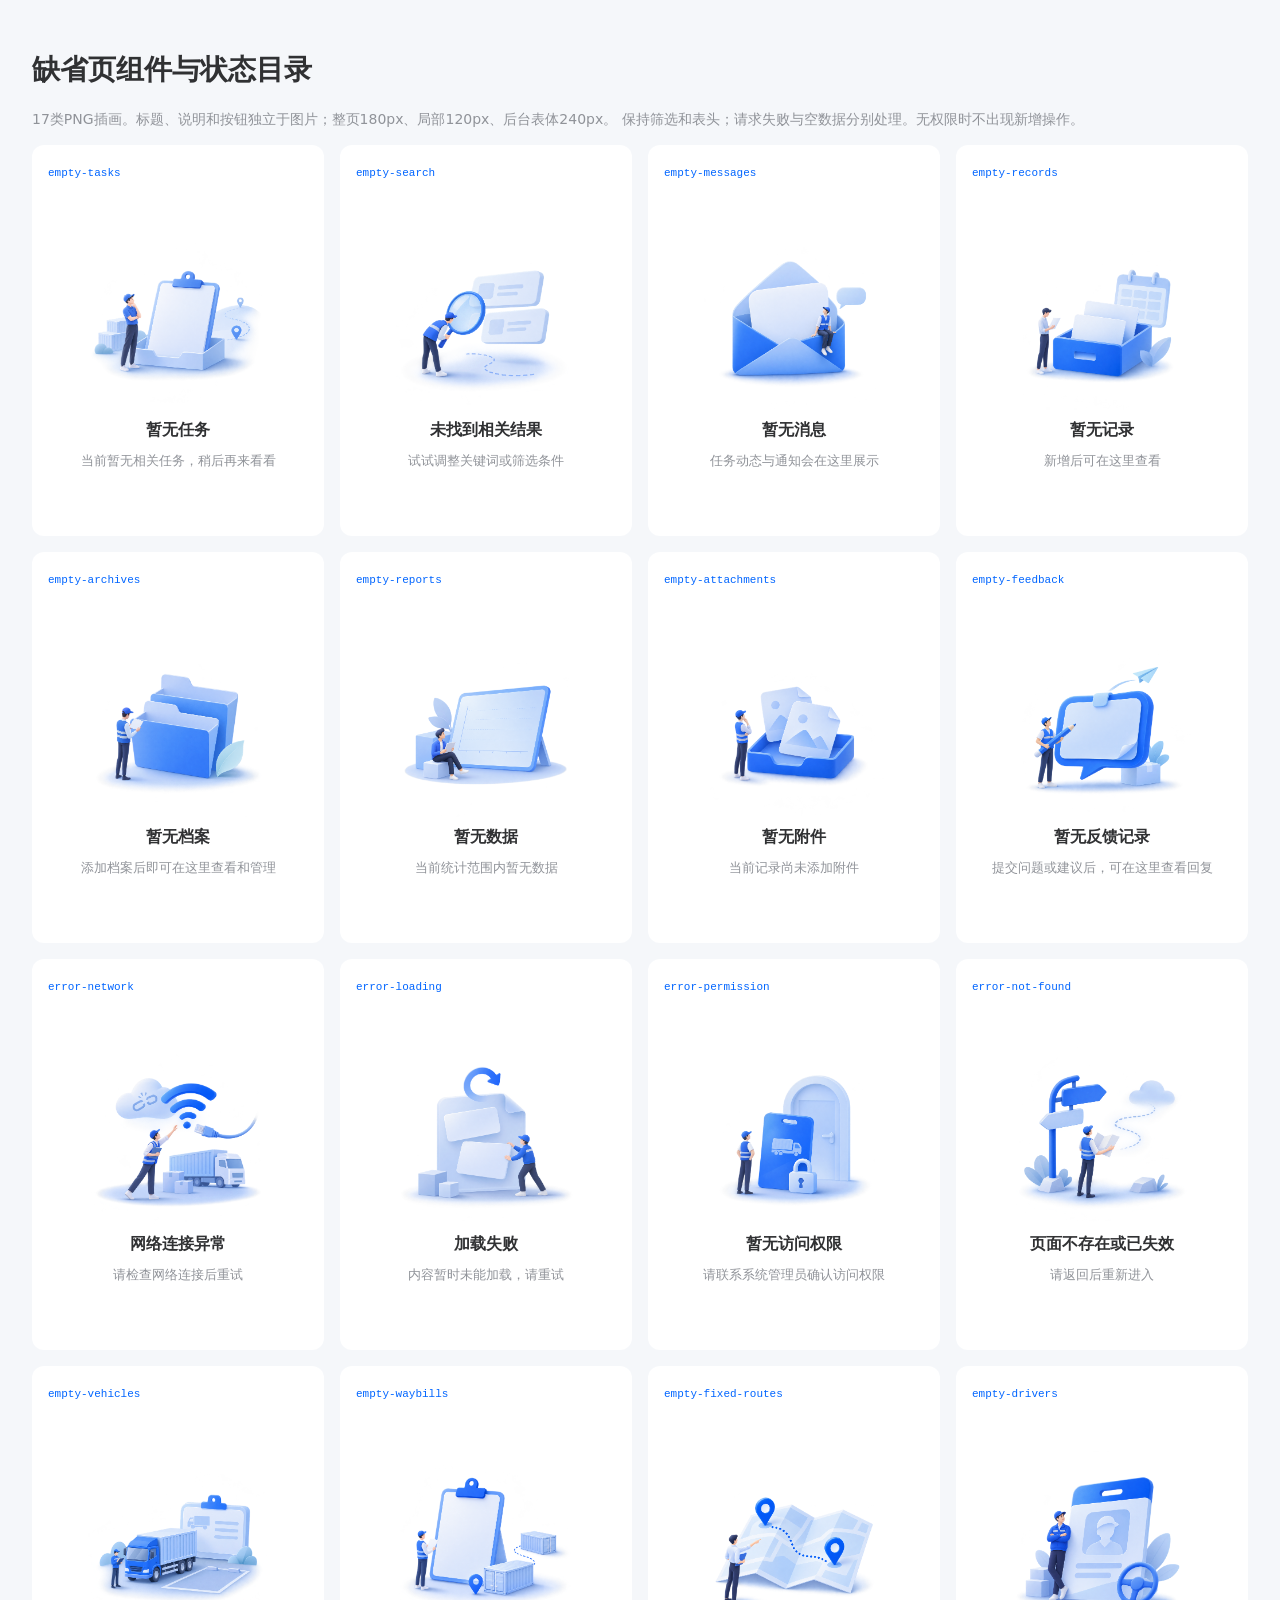
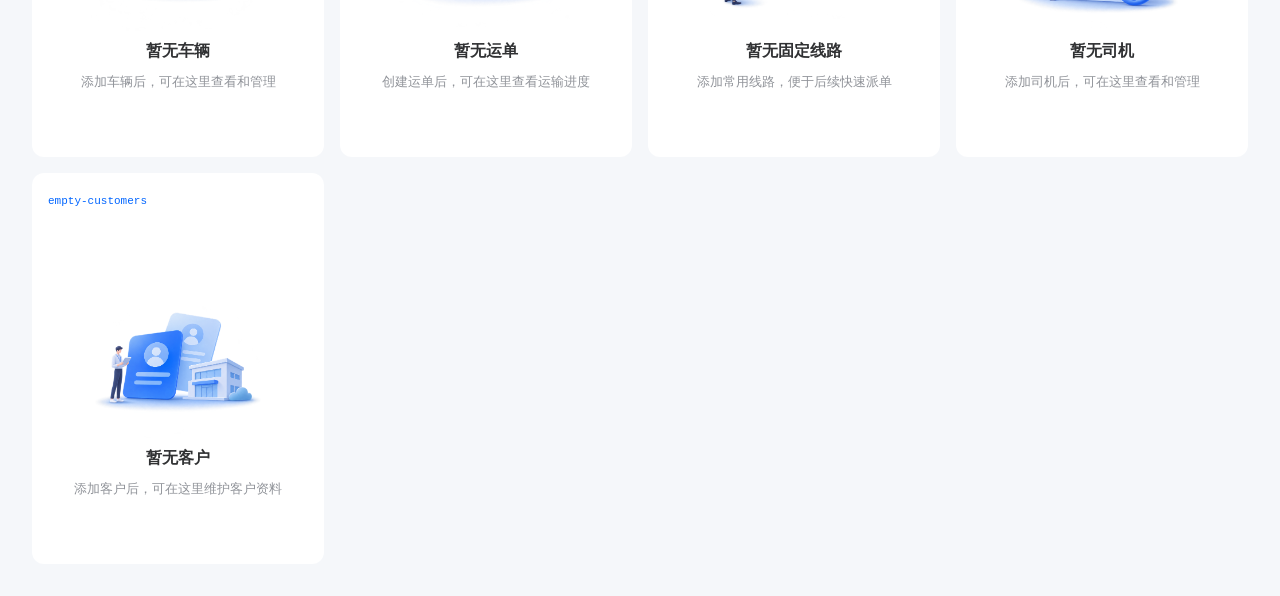
<file: empty-state-spec.html>
<!doctype html><html lang="zh-CN"><meta charset="utf-8"><meta name="viewport" content="width=device-width,initial-scale=1"><title>集卡物流 · 缺省页规范</title><link rel="stylesheet" href="empty-states.css"><style>body{margin:0;padding:32px;background:#f5f7fa;color:#303133;font-family:system-ui,sans-serif}main{display:grid;grid-template-columns:repeat(auto-fit,minmax(280px,1fr));gap:16px}section{background:#fff;border-radius:12px;padding:16px}h1{font-size:28px}p{font-size:14px;color:#909399;line-height:1.7}code{font-size:11px;color:#0065ff}</style><h1>缺省页组件与状态目录</h1><p>17类PNG插画。标题、说明和按钮独立于图片；整页180px、局部120px、后台表体240px。
保持筛选和表头；请求失败与空数据分别处理。无权限时不出现新增操作。</p><main id="catalog"></main><script src="empty-states.js"></script><script>document.querySelector('#catalog').innerHTML=JikaEmptyStates.catalog.map(s=>'<section><code>'+s.key+'</code>'+JikaEmptyStates.render(s.key)+'</section>').join('');</script></html>
</file>
<file: empty-states.css>
.jika-empty{display:flex;flex-direction:column;align-items:center;justify-content:center;gap:8px;width:100%;min-height:340px;padding:24px 16px;box-sizing:border-box;text-align:center}
.jika-empty .jika-empty-art{display:block;flex:none;width:180px;height:180px;max-width:100%;object-fit:contain;background:none}
.jika-empty .jika-empty-title{font-size:16px;line-height:24px;font-weight:600;color:#303133}
.jika-empty .jika-empty-description{margin:0;max-width:32em;font-size:13px;line-height:21px;color:#909399;white-space:normal;overflow-wrap:anywhere}
.jika-empty .jika-empty-action{margin-top:12px;flex:none;cursor:pointer}
.jika-empty--compact{min-height:180px;padding:12px}
.jika-empty--compact .jika-empty-art{width:120px;height:120px}
.jika-empty--compact .jika-empty-title{font-size:14px;font-weight:500}
td.jika-empty-cell{padding:0!important;background:#fff;vertical-align:middle}
.jika-empty--table{min-height:430px}.jika-empty--table .jika-empty-art{width:240px;height:240px}
@media(max-width:600px){.jika-empty--table{min-height:320px}.jika-empty--table .jika-empty-art{width:180px;height:180px}}
</file>
